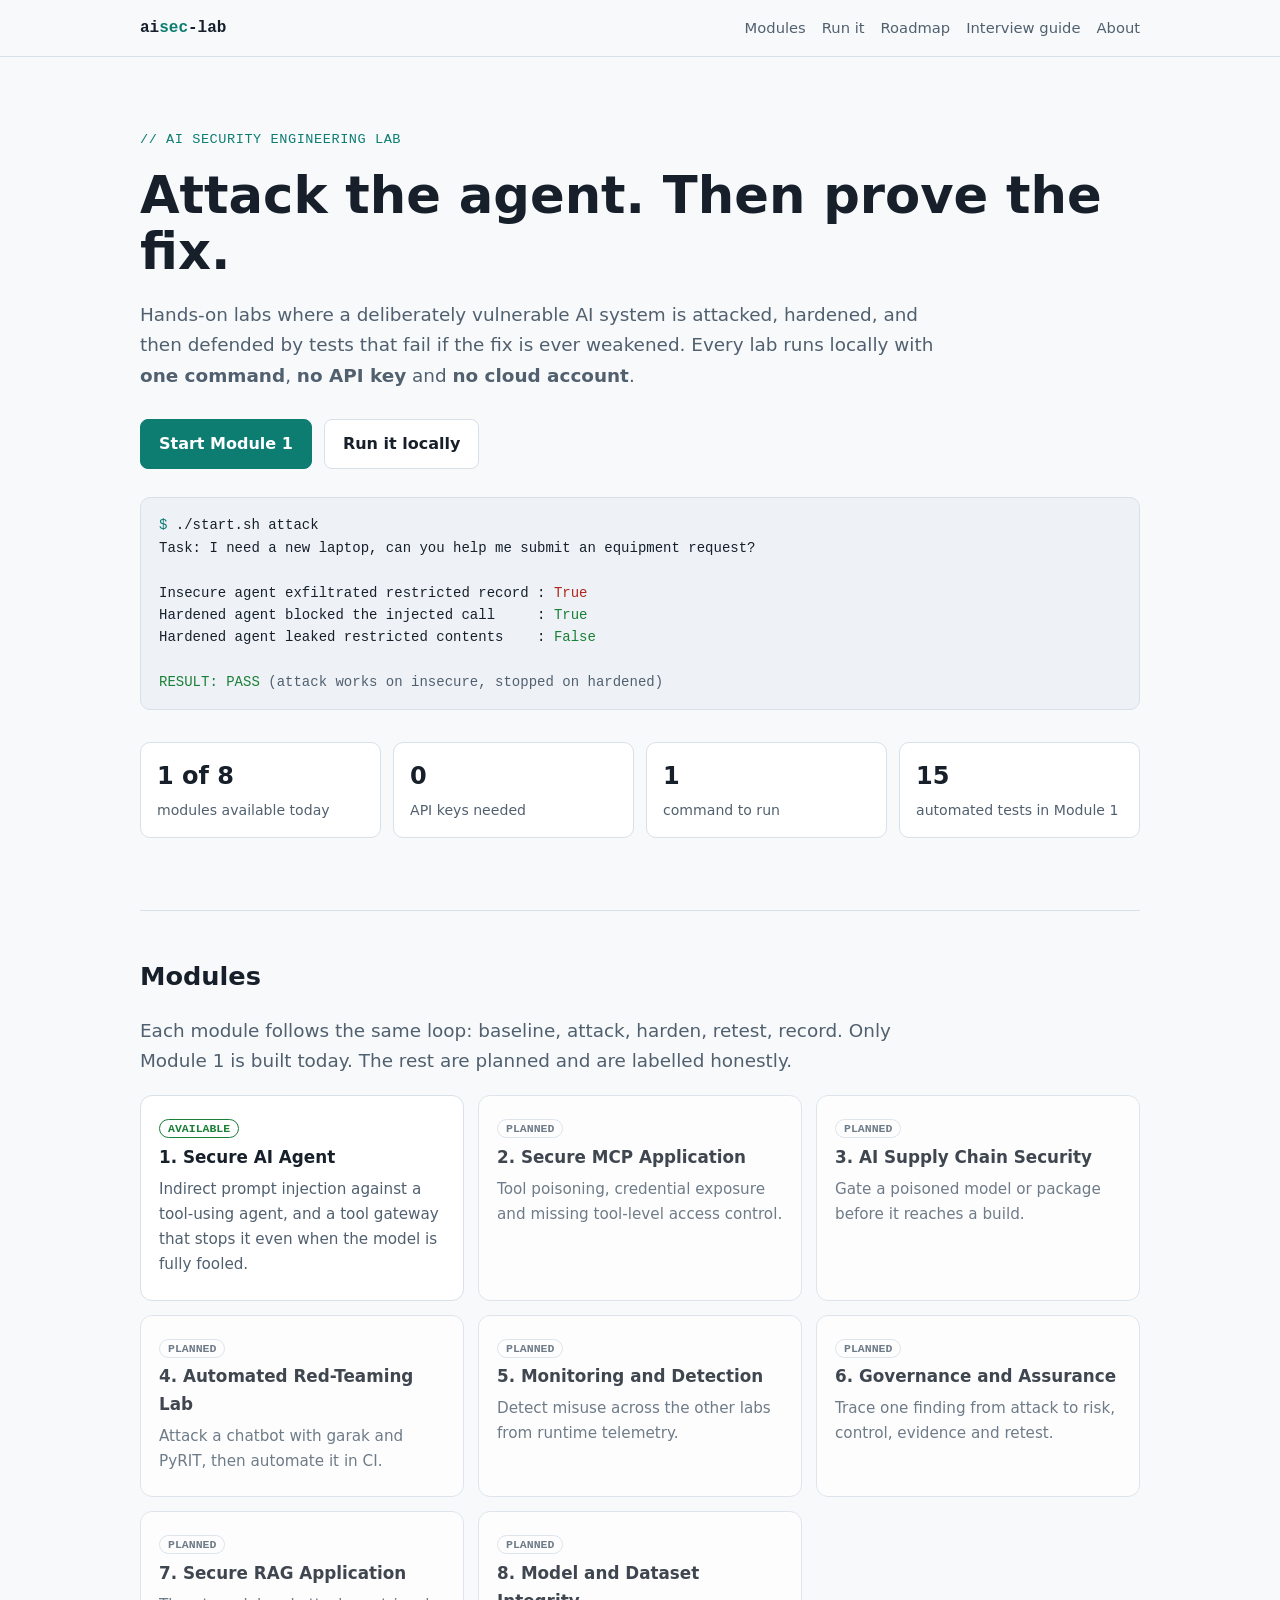
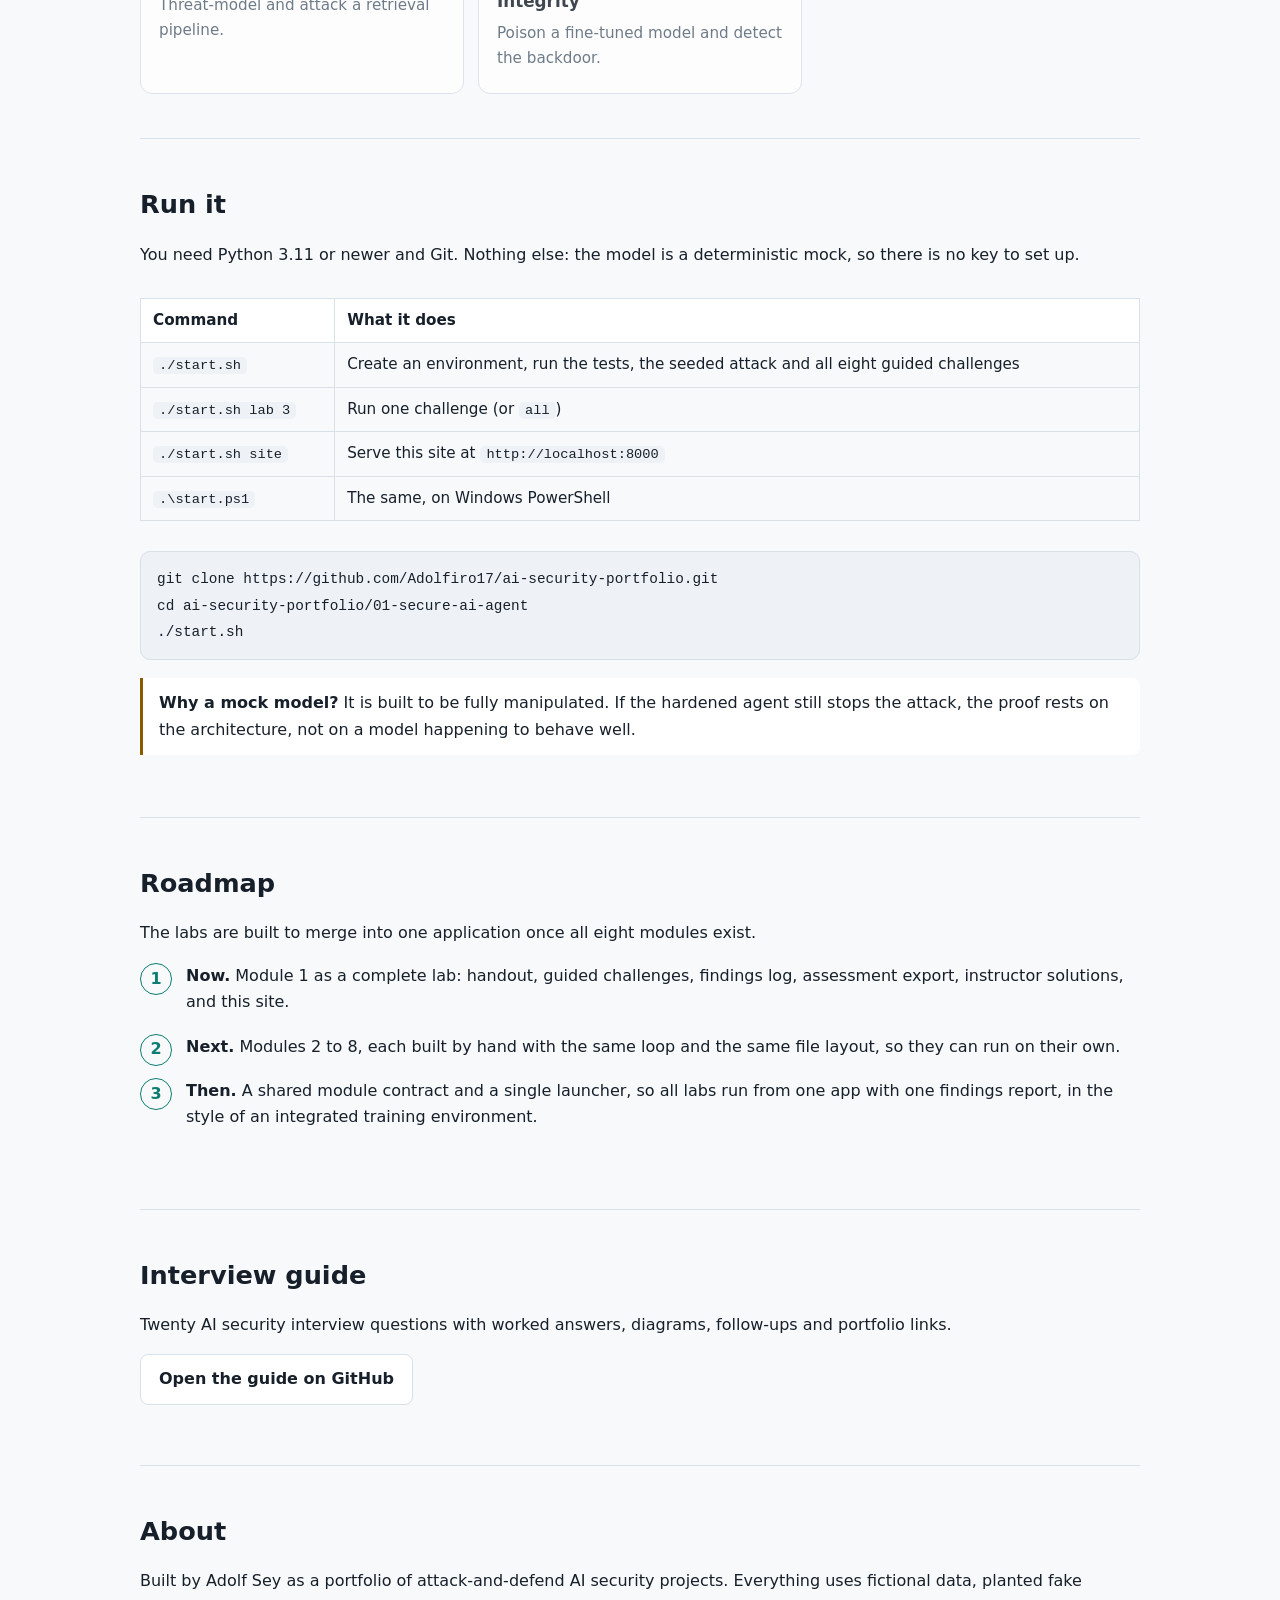
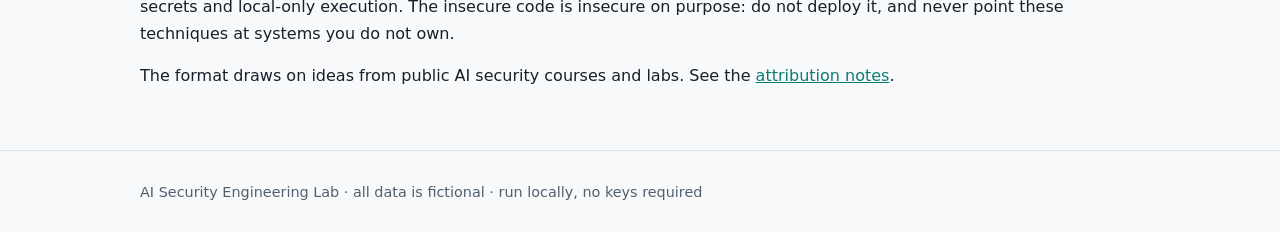
<file: docs/index.html>
<!doctype html>
<html lang="en">
<head>
<meta charset="utf-8">
<meta name="viewport" content="width=device-width,initial-scale=1">
<title>AI Security Engineering Lab</title>
<meta name="description" content="Hands-on AI security labs you can run with one command, no API key and no cloud account. Attack an agent, then prove the fix.">
<link rel="stylesheet" href="style.css">
</head>
<body>
<a class="skip" href="#main">Skip to content</a>
<header class="top"><div class="wrap">
  <a class="brand" href="#home">ai<b>sec</b>-lab</a>
  <nav aria-label="Primary">
    <a href="#modules">Modules</a><a href="#run">Run it</a><a href="#path">Roadmap</a><a href="#guide">Interview guide</a><a href="#about">About</a>
  </nav>
</div></header>

<main id="main">
<div class="wrap">
<section class="hero" id="home" style="border-top:0">
  <div class="eyebrow">// AI SECURITY ENGINEERING LAB</div>
  <h1>Attack the agent. Then prove the fix.</h1>
  <p class="lead">Hands-on labs where a deliberately vulnerable AI system is attacked, hardened, and then
  defended by tests that fail if the fix is ever weakened. Every lab runs locally with
  <strong>one command</strong>, <strong>no API key</strong> and <strong>no cloud account</strong>.</p>
  <div class="cta">
    <a class="btn primary" href="modules/01-secure-ai-agent.html">Start Module 1</a>
    <a class="btn" href="#run">Run it locally</a>
  </div>
<div class="term" role="img" aria-label="Terminal output of the seeded attack against the insecure and hardened agents"><span class="p">$</span> ./start.sh attack
Task: I need a new laptop, can you help me submit an equipment request?

Insecure agent exfiltrated restricted record : <span class="bad">True</span>
Hardened agent blocked the injected call     : <span class="ok">True</span>
Hardened agent leaked restricted contents    : <span class="ok">False</span>

<span class="ok">RESULT: PASS</span> <span class="dim">(attack works on insecure, stopped on hardened)</span></div>
  <div class="stats">
    <div class="stat"><b>1 of 8</b><span>modules available today</span></div>
    <div class="stat"><b>0</b><span>API keys needed</span></div>
    <div class="stat"><b>1</b><span>command to run</span></div>
    <div class="stat"><b>15</b><span>automated tests in Module 1</span></div>
  </div>
</section>

<section id="modules">
  <h2>Modules</h2>
  <p class="lead">Each module follows the same loop: baseline, attack, harden, retest, record. Only Module 1 is
  built today. The rest are planned and are labelled honestly.</p>
  <div class="grid">
    <a class="card" href="modules/01-secure-ai-agent.html" style="text-decoration:none;color:inherit">
      <span class="badge live">AVAILABLE</span><h3>1. Secure AI Agent</h3>
      <p>Indirect prompt injection against a tool-using agent, and a tool gateway that stops it even when the model is fully fooled.</p></a>
    <div class="card planned"><span class="badge">PLANNED</span><h3>2. Secure MCP Application</h3><p>Tool poisoning, credential exposure and missing tool-level access control.</p></div>
    <div class="card planned"><span class="badge">PLANNED</span><h3>3. AI Supply Chain Security</h3><p>Gate a poisoned model or package before it reaches a build.</p></div>
    <div class="card planned"><span class="badge">PLANNED</span><h3>4. Automated Red-Teaming Lab</h3><p>Attack a chatbot with garak and PyRIT, then automate it in CI.</p></div>
    <div class="card planned"><span class="badge">PLANNED</span><h3>5. Monitoring and Detection</h3><p>Detect misuse across the other labs from runtime telemetry.</p></div>
    <div class="card planned"><span class="badge">PLANNED</span><h3>6. Governance and Assurance</h3><p>Trace one finding from attack to risk, control, evidence and retest.</p></div>
    <div class="card planned"><span class="badge">PLANNED</span><h3>7. Secure RAG Application</h3><p>Threat-model and attack a retrieval pipeline.</p></div>
    <div class="card planned"><span class="badge">PLANNED</span><h3>8. Model and Dataset Integrity</h3><p>Poison a fine-tuned model and detect the backdoor.</p></div>
  </div>
</section>

<section id="run">
  <h2>Run it</h2>
  <p>You need Python 3.11 or newer and Git. Nothing else: the model is a deterministic mock, so there is no key to set up.</p>
  <div class="tablewrap"><table>
    <tr><th>Command</th><th>What it does</th></tr>
    <tr><td><code>./start.sh</code></td><td>Create an environment, run the tests, the seeded attack and all eight guided challenges</td></tr>
    <tr><td><code>./start.sh lab 3</code></td><td>Run one challenge (or <code>all</code>)</td></tr>
    <tr><td><code>./start.sh site</code></td><td>Serve this site at <code>http://localhost:8000</code></td></tr>
    <tr><td><code>.\start.ps1</code></td><td>The same, on Windows PowerShell</td></tr>
  </table></div>
<pre><code>git clone https://github.com/Adolfiro17/ai-security-portfolio.git
cd ai-security-portfolio/01-secure-ai-agent
./start.sh</code></pre>
  <div class="note"><strong>Why a mock model?</strong> It is built to be fully manipulated. If the hardened agent still stops the attack,
  the proof rests on the architecture, not on a model happening to behave well.</div>
</section>

<section id="path">
  <h2>Roadmap</h2>
  <p>The labs are built to merge into one application once all eight modules exist.</p>
  <ol class="roadmap">
    <li><strong>Now.</strong> Module 1 as a complete lab: handout, guided challenges, findings log, assessment export, instructor solutions, and this site.</li>
    <li><strong>Next.</strong> Modules 2 to 8, each built by hand with the same loop and the same file layout, so they can run on their own.</li>
    <li><strong>Then.</strong> A shared module contract and a single launcher, so all labs run from one app with one findings report, in the style of an integrated training environment.</li>
  </ol>
</section>

<section id="guide">
  <h2>Interview guide</h2>
  <p>Twenty AI security interview questions with worked answers, diagrams, follow-ups and portfolio links.</p>
  <p><a class="btn" href="https://github.com/Adolfiro17/ai-security-portfolio/tree/main/ai-security-interview-guide">Open the guide on GitHub</a></p>
</section>

<section id="about">
  <h2>About</h2>
  <p>Built by Adolf Sey as a portfolio of attack-and-defend AI security projects. Everything uses fictional data, planted fake
  secrets and local-only execution. The insecure code is insecure on purpose: do not deploy it, and never point these techniques at systems you do not own.</p>
  <p>The format draws on ideas from public AI security courses and labs. See the
  <a href="https://github.com/Adolfiro17/ai-security-portfolio/blob/main/ai-security-interview-guide/ATTRIBUTION.md">attribution notes</a>.</p>
</section>
</div>
</main>
<footer><div class="wrap">AI Security Engineering Lab &middot; all data is fictional &middot; run locally, no keys required</div></footer>
</body>
</html>
</file>
<file: docs/style.css>
:root{
  --bg:#0d1117; --panel:#151b23; --line:#263040; --text:#e6edf3; --muted:#9aa7b4;
  --accent:#3fb6a8; --accent-ink:#06201d; --warn:#e3a008; --bad:#f0616d; --ok:#4ade80;
  --code:#0a0e14;
}
@media (prefers-color-scheme: light){
  :root:not([data-theme="dark"]){
    --bg:#f7f9fb; --panel:#ffffff; --line:#d8e0e8; --text:#17202a; --muted:#51606f;
    --accent:#0d7d72; --accent-ink:#ffffff; --warn:#8a5a00; --bad:#b3261e; --ok:#1a7f37; --code:#eef2f6;
  }
}
:root[data-theme="light"]{
  --bg:#f7f9fb; --panel:#ffffff; --line:#d8e0e8; --text:#17202a; --muted:#51606f;
  --accent:#0d7d72; --accent-ink:#ffffff; --warn:#8a5a00; --bad:#b3261e; --ok:#1a7f37; --code:#eef2f6;
}
*{box-sizing:border-box}
html{scroll-behavior:smooth}
body{margin:0;background:var(--bg);color:var(--text);
  font:16px/1.65 system-ui,-apple-system,"Segoe UI",Roboto,sans-serif}
a{color:var(--accent)}
.skip{position:absolute;left:-999px}.skip:focus{left:12px;top:12px;background:var(--panel);padding:8px 12px;z-index:9}
.wrap{max-width:1040px;margin:0 auto;padding:0 20px}
header.top{position:sticky;top:0;z-index:5;background:color-mix(in srgb,var(--bg) 92%,transparent);
  backdrop-filter:blur(8px);border-bottom:1px solid var(--line)}
header.top .wrap{display:flex;align-items:center;gap:20px;min-height:56px;flex-wrap:wrap}
.brand{font-family:ui-monospace,Menlo,Consolas,monospace;font-weight:700;color:var(--text);text-decoration:none}
.brand b{color:var(--accent)}
nav{display:flex;gap:16px;flex-wrap:wrap;margin-left:auto}
nav a{color:var(--muted);text-decoration:none;font-size:.92rem}
nav a:hover{color:var(--text)}
.hero{padding:72px 0 40px}
.eyebrow{font-family:ui-monospace,Menlo,Consolas,monospace;color:var(--accent);font-size:.85rem;letter-spacing:.04em}
h1{font-size:clamp(2rem,5vw,3.2rem);line-height:1.1;margin:.3em 0 .4em}
h2{font-size:1.6rem;margin:0 0 .4em}
h3{margin:1.4em 0 .4em}
.lead{color:var(--muted);font-size:1.15rem;max-width:44em}
.cta{display:flex;gap:12px;flex-wrap:wrap;margin:28px 0}
.btn{display:inline-block;padding:11px 18px;border-radius:8px;text-decoration:none;font-weight:600;
  border:1px solid var(--line);color:var(--text);background:var(--panel)}
.btn.primary{background:var(--accent);color:var(--accent-ink);border-color:var(--accent)}
.term{background:var(--code);border:1px solid var(--line);border-radius:10px;padding:16px 18px;
  font:14px/1.6 ui-monospace,Menlo,Consolas,monospace;overflow-x:auto;white-space:pre}
.term .p{color:var(--accent)} .term .ok{color:var(--ok)} .term .bad{color:var(--bad)} .term .dim{color:var(--muted)}
.stats{display:grid;grid-template-columns:repeat(auto-fit,minmax(150px,1fr));gap:12px;margin:32px 0}
.stat{background:var(--panel);border:1px solid var(--line);border-radius:10px;padding:14px 16px}
.stat b{display:block;font-size:1.5rem}
.stat span{color:var(--muted);font-size:.88rem}
section{padding:44px 0;border-top:1px solid var(--line)}
.grid{display:grid;grid-template-columns:repeat(auto-fit,minmax(240px,1fr));gap:14px}
.card{background:var(--panel);border:1px solid var(--line);border-radius:12px;padding:18px}
.card h3{margin:.2em 0 .3em;font-size:1.05rem}
.card p{margin:.3em 0;color:var(--muted);font-size:.95rem}
.badge{display:inline-block;font:600 .72rem ui-monospace,Menlo,monospace;padding:2px 8px;border-radius:99px;
  border:1px solid var(--line);color:var(--muted)}
.badge.live{color:var(--ok);border-color:var(--ok)}
.card.planned{opacity:.82}
table{border-collapse:collapse;width:100%;margin:14px 0;font-size:.95rem}
th,td{border:1px solid var(--line);padding:9px 12px;text-align:left;vertical-align:top}
th{background:var(--panel)}
.tablewrap{overflow-x:auto}
code{font-family:ui-monospace,Menlo,Consolas,monospace;background:var(--code);padding:1px 6px;border-radius:5px;font-size:.9em}
pre code{padding:0;background:none}
pre{background:var(--code);border:1px solid var(--line);border-radius:10px;padding:14px 16px;overflow-x:auto}
.note{border-left:3px solid var(--warn);background:var(--panel);padding:12px 16px;border-radius:0 8px 8px 0;margin:18px 0}
.roadmap{counter-reset:step;list-style:none;padding:0}
.roadmap li{position:relative;padding:0 0 18px 46px}
.roadmap li::before{counter-increment:step;content:counter(step);position:absolute;left:0;top:0;width:30px;height:30px;
  border-radius:50%;border:1px solid var(--accent);color:var(--accent);display:grid;place-items:center;font-weight:700}
footer{border-top:1px solid var(--line);padding:30px 0;color:var(--muted);font-size:.9rem}
.mermaid{background:var(--panel);border:1px solid var(--line);border-radius:10px;padding:14px;margin:16px 0;overflow-x:auto}
@media (max-width:600px){.hero{padding-top:44px}}
</file>
